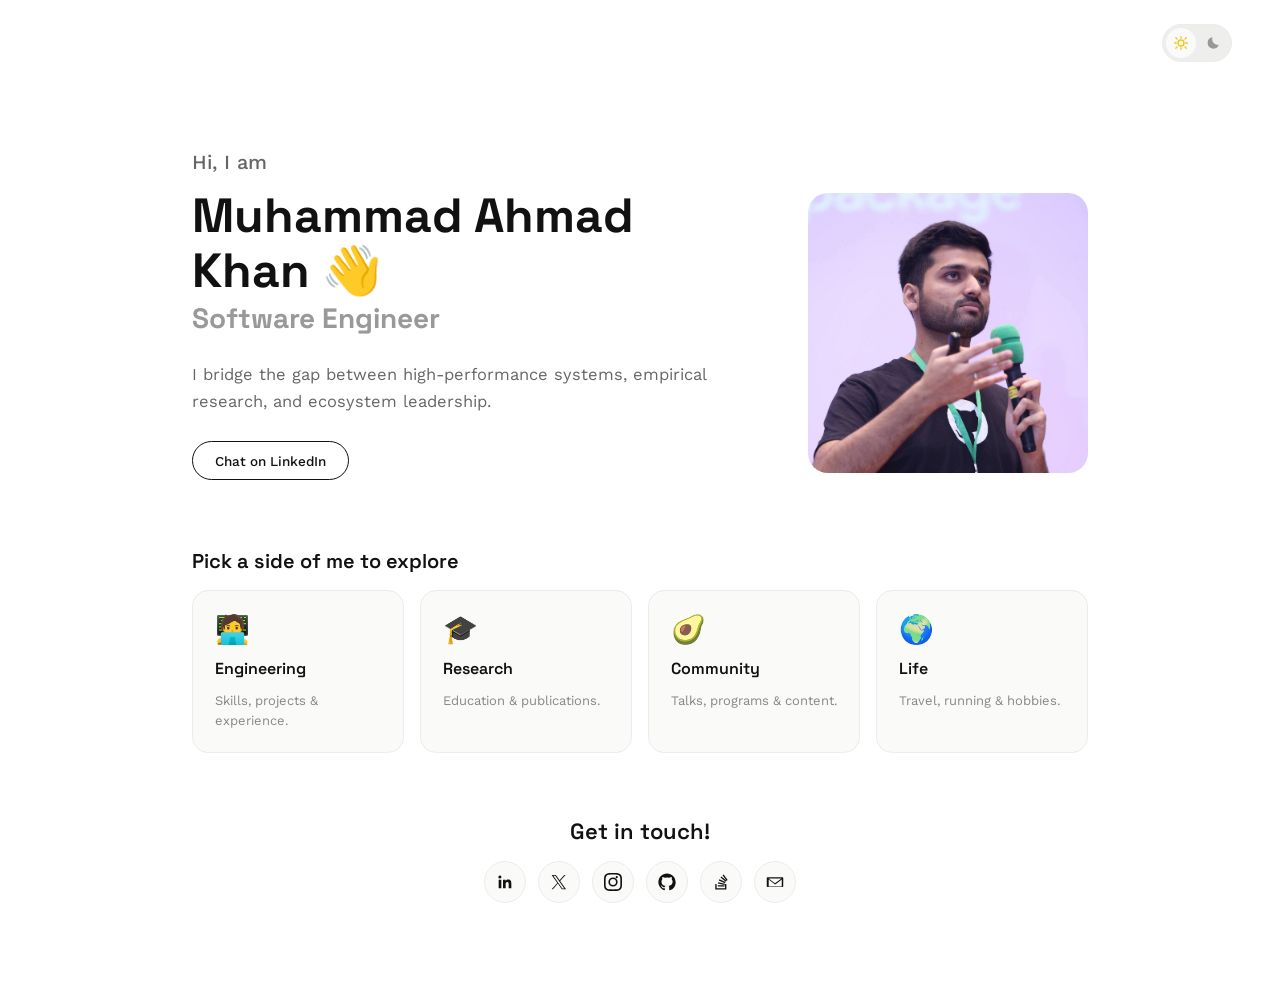
<file: index.html>
<!DOCTYPE html>
<html lang="en">

<head>
    <meta charset="utf-8">
    <meta name="viewport" content="width=device-width, initial-scale=1">
    <title>Muhammad Ahmad Khan</title>
    <link rel="preconnect" href="https://fonts.googleapis.com">
    <link href="https://fonts.googleapis.com/css2?family=Space+Grotesk:wght@500;600;700&family=Work+Sans:wght@400;500;600&display=swap" rel="stylesheet">
    <link rel="stylesheet" type="text/css" href="style.css">
    <script>
      // Restore the real path after 404.html redirected here (see 404.html for why).
      (function () {
        var params = new URLSearchParams(location.search);
        var redirect = params.get('redirect');
        if (redirect) {
          history.replaceState(null, '', redirect);
        }
      })();

      // Apply the saved/OS theme before first paint to avoid a flash of the wrong theme.
      (function () {
        var saved = localStorage.getItem('theme');
        if (saved === 'light' || saved === 'dark') {
          document.documentElement.setAttribute('data-theme', saved);
        }
      })();
    </script>
</head>

<body>
    <div class="page" style="min-height: 100vh; display: flex; flex-direction: column;">

        <nav class="topnav">
            <button id="brandBtn" class="brand-btn invisible"></button>
            <div class="nav-right">
                <div id="navLinks" class="nav-links invisible">
                    <button id="overviewBtn" class="jump-link">‹ Home</button>
                    <!-- jump links injected here -->
                </div>
                <div id="themeToggle" class="theme-toggle" role="radiogroup" aria-label="Theme">
                    <button type="button" class="theme-toggle-option" data-theme-choice="light" role="radio" aria-label="Light theme">
                        <svg class="theme-icon" viewBox="0 0 24 24" fill="none" stroke="currentColor" stroke-width="2" stroke-linecap="round" stroke-linejoin="round" aria-hidden="true">
                            <circle cx="12" cy="12" r="4.5"></circle>
                            <path d="M12 2.5v2.5M12 19v2.5M4.2 4.2l1.8 1.8M18 18l1.8 1.8M2.5 12H5M19 12h2.5M4.2 19.8l1.8-1.8M18 6l1.8-1.8"></path>
                        </svg>
                    </button>
                    <button type="button" class="theme-toggle-option" data-theme-choice="dark" role="radio" aria-label="Dark theme">
                        <svg class="theme-icon" viewBox="0 0 24 24" fill="currentColor" aria-hidden="true">
                            <path d="M20.5 14.7a8.5 8.5 0 1 1-9.2-11.2 8.5 8.5 0 0 0 9.2 11.2Z"></path>
                        </svg>
                    </button>
                </div>
            </div>
        </nav>

        <main id="app" class="page-section"></main>

        <footer id="siteFooter" class="site-footer">
            <span class="footer-label">Get in touch</span>
            <div id="socialRowFooter" class="social-row social-row-small"></div>
        </footer>
    </div>

    <script src="app.js"></script>
</body>

</html>
</file>
<file: style.css>
:root {
    --bg: #ffffff;
    --bg-raised: #fafaf9;
    --bg-subtle: #f8f8f7;
    --bg-chip: #f3f3f1;
    --bg-thumb: #eeeeec;
    --border: #ececec;
    --border-subtle: #ececea;
    --text: #111111;
    --text-secondary: #666666;
    --text-muted: #999999;
    --text-faint: #888888;
    --accent: #111111;
    --accent-text: #ffffff;
    --selection-bg: #111111;
    --selection-text: #ffffff;
}

:root[data-theme="dark"] {
    --bg: #121212;
    --bg-raised: #1c1c1e;
    --bg-subtle: #1a1a1a;
    --bg-chip: #232323;
    --bg-thumb: #2a2a2a;
    --border: #2e2e2e;
    --border-subtle: #2a2a2a;
    --text: #f2f2f2;
    --text-secondary: #b0b0b0;
    --text-muted: #8a8a8a;
    --text-faint: #999999;
    --accent: #f2f2f2;
    --accent-text: #121212;
    --selection-bg: #f2f2f2;
    --selection-text: #121212;
}

@media (prefers-color-scheme: dark) {
    :root:not([data-theme="light"]) {
        --bg: #121212;
        --bg-raised: #1c1c1e;
        --bg-subtle: #1a1a1a;
        --bg-chip: #232323;
        --bg-thumb: #2a2a2a;
        --border: #2e2e2e;
        --border-subtle: #2a2a2a;
        --text: #f2f2f2;
        --text-secondary: #b0b0b0;
        --text-muted: #8a8a8a;
        --text-faint: #999999;
        --accent: #f2f2f2;
        --accent-text: #121212;
        --selection-bg: #f2f2f2;
        --selection-text: #121212;
    }
}

* {
    box-sizing: border-box;
}

html,
body {
    margin: 0;
    background: var(--bg);
    font-family: 'Work Sans', sans-serif;
    color: var(--text);
    transition: background-color 0.2s, color 0.2s;
}

a {
    color: var(--text);
}

::selection {
    background: var(--selection-bg);
    color: var(--selection-text);
}

.hidden {
    display: none !important;
}

.invisible {
    visibility: hidden !important;
}

/* NAV */
.topnav {
    display: flex;
    align-items: center;
    justify-content: space-between;
    padding: 24px 48px;
    flex-wrap: wrap;
    gap: 14px;
}

.brand-btn {
    border: none;
    background: none;
    cursor: pointer;
    font: 700 16px 'Space Grotesk', sans-serif;
    color: var(--text);
    padding: 0;
}

.nav-right {
    display: flex;
    align-items: center;
    gap: 18px;
    flex-wrap: wrap;
}

.nav-links {
    display: flex;
    align-items: center;
    gap: 18px;
    flex-wrap: wrap;
}

.jump-link {
    border: none;
    background: none;
    cursor: pointer;
    font: 500 13.5px 'Work Sans', sans-serif;
    color: var(--text-muted);
    padding: 0;
}

.jump-link.active {
    color: var(--text);
}

.theme-toggle {
    flex-shrink: 0;
    display: flex;
    align-items: center;
    gap: 2px;
    padding: 3px;
    border-radius: 100px;
    background: var(--bg-thumb);
    border: 1px solid var(--border);
}

.theme-toggle-option {
    width: 30px;
    height: 30px;
    border-radius: 50%;
    border: none;
    background: none;
    color: var(--text-muted);
    display: flex;
    align-items: center;
    justify-content: center;
    cursor: pointer;
    transition: background 0.15s, color 0.15s;
}

.theme-toggle-option:hover {
    color: var(--text);
}

.theme-icon {
    width: 16px;
    height: 16px;
}

:root:not([data-theme="dark"]) .theme-toggle-option[data-theme-choice="light"] {
    background: var(--bg-raised);
    color: #f5c518;
}

:root[data-theme="dark"] .theme-toggle-option[data-theme-choice="dark"] {
    background: var(--bg-raised);
    color: #ffffff;
}

@media (prefers-color-scheme: dark) {
    :root:not([data-theme="light"]):not([data-theme="dark"]) .theme-toggle-option[data-theme-choice="light"] {
        background: none;
        color: var(--text-muted);
    }

    :root:not([data-theme="light"]):not([data-theme="dark"]) .theme-toggle-option[data-theme-choice="dark"] {
        background: var(--bg-raised);
        color: #ffffff;
    }
}

/* LANDING / HERO */
.page-section {
    display: flex;
    flex-direction: column;
    flex: 1;
}

.page-section.is-landing {
    justify-content: center;
}

.hero {
    padding: 64px 0;
    width: 100%;
    position: relative;
    overflow: hidden;
    flex-shrink: 0;
    display: flex;
    flex-direction: column;
    justify-content: center;
}

.hero-content {
    position: relative;
    z-index: 1;
    max-width: 70vw;
    width: 100%;
    margin: 0 auto;
}

.hero-top {
    display: flex;
    align-items: center;
    gap: 48px;
}

.hero-copy {
    flex: 1;
    min-width: 320px;
}

.hero-greeting {
    font: 500 20px 'Work Sans', sans-serif;
    color: var(--text-secondary);
    margin-bottom: 14px;
}

.hero-name {
    font: 700 48px/1.15 'Space Grotesk', sans-serif;
    color: var(--text);
    margin: 0 0 4px;
}

.hero-title {
    font: 700 28px/1.2 'Space Grotesk', sans-serif;
    color: var(--text-muted);
    margin: 0 0 26px;
}

.role-rotator {
    position: relative;
    overflow: hidden;
    height: 34px;
}

.role-rotator-item {
    position: absolute;
    top: 0;
    left: 0;
    display: block;
    width: 100%;
    opacity: 0;
    transform: translateY(100%);
    transition: transform 0.5s ease, opacity 0.5s ease;
}

.role-rotator-item.is-active {
    opacity: 1;
    transform: translateY(0);
}

.role-rotator-item.is-exiting {
    opacity: 0;
    transform: translateY(-100%);
}

.hero-desc {
    font: 400 16.5px/1.6 'Work Sans', sans-serif;
    color: var(--text-secondary);
    max-width: 560px;
    margin: 26px 0;
}

.hero-avatar {
    width: 280px;
    height: 280px;
    flex-shrink: 0;
    border-radius: 20px;
    object-fit: cover;
}

.persona-heading {
    font: 600 20px 'Space Grotesk', sans-serif;
    color: var(--text);
    margin: 32px 0 16px;
}

.persona-grid {
    display: grid;
    grid-template-columns: repeat(4, 1fr);
    gap: 16px;
    margin-bottom: 64px;
}

.persona-card {
    text-align: left;
    border: 1px solid var(--border);
    background: var(--bg-raised);
    border-radius: 16px;
    padding: 22px;
    cursor: pointer;
    display: flex;
    flex-direction: column;
    gap: 12px;
    transition: border-color 0.15s;
    font-family: 'Work Sans', sans-serif;
}

.persona-card:hover {
    border-color: var(--text);
}

.persona-emoji {
    font-size: 28px;
}

.persona-label {
    font: 600 16px 'Space Grotesk', sans-serif;
    color: var(--text);
}

.persona-tagline {
    font: 400 13px 'Work Sans', sans-serif;
    color: var(--text-faint);
    line-height: 1.5;
}

.contact-block {
    text-align: center;
    margin: 32px 0;
}

.contact-heading {
    font: 600 22px 'Space Grotesk', sans-serif;
    margin: 0 0 16px;
}

.contact-block .social-row {
    margin-bottom: 0;
}

.social-row {
    display: flex;
    align-items: center;
    justify-content: center;
    flex-wrap: wrap;
    gap: 12px;
    margin-bottom: 20px;
}

.social-icon {
    width: 42px;
    height: 42px;
    border-radius: 50%;
    background: var(--bg-raised);
    border: 1px solid var(--border);
    display: flex;
    align-items: center;
    justify-content: center;
    color: var(--text);
    text-decoration: none;
    transition: border-color 0.15s, background 0.15s;
}

.social-icon:hover {
    border-color: var(--text);
    background: var(--bg-chip);
}

.social-icon svg {
    width: 18px;
    height: 18px;
}

.social-row-small .social-icon {
    width: 30px;
    height: 30px;
}

.social-row-small .social-icon svg {
    width: 14px;
    height: 14px;
}

.email-btn {
    display: inline-block;
    text-decoration: none;
    font: 500 14px 'Work Sans', sans-serif;
    color: var(--accent-text);
    background: var(--text);
    border-radius: 100px;
    padding: 13px 26px;
}

/* CONTENT SECTIONS */
.content-section {
    max-width: 70vw;
    margin: 0 auto;
    width: 100%;
    padding: 24px 0 96px;
}

.section-title {
    font: 600 30px 'Space Grotesk', sans-serif;
    margin: 0 0 6px;
}

.section-desc {
    font-size: 15.5px;
    color: var(--text-secondary);
    margin: 0 0 44px;
    max-width: 620px;
    line-height: 1.6;
}

.hero-cta-row {
    display: flex;
    flex-wrap: wrap;
    align-items: center;
    gap: 12px;
    margin: 0 0 36px;
}

.cta-btn {
    display: inline-block;
    font: 500 13.5px 'Work Sans', sans-serif;
    color: var(--accent-text);
    background: var(--text);
    border: 1.5px solid var(--text);
    border-radius: 100px;
    padding: 10.5px 22px;
    text-decoration: none;
}

.cta-btn-outline {
    color: var(--text);
    background: none;
}

.subhead {
    font: 600 15px 'Work Sans', sans-serif;
    margin: 0 0 16px;
    color: var(--text);
    text-transform: uppercase;
    letter-spacing: 0.02em;
}

.chip-row {
    display: flex;
    flex-wrap: wrap;
    gap: 10px;
    margin-bottom: 44px;
}

.chip {
    background: var(--bg-chip);
    padding: 9px 16px;
    border-radius: 100px;
    font-size: 13.5px;
    color: var(--text);
}

.chip-btn {
    background: var(--bg-chip);
    padding: 9px 16px;
    border-radius: 100px;
    font-size: 13.5px;
    color: var(--text);
    cursor: pointer;
    border: 1px solid var(--border);
    font-family: 'Work Sans', sans-serif;
}

.chip-btn.active {
    border-color: var(--text);
}

/* ACCORDIONS */
.accordion-list {
    display: flex;
    flex-direction: column;
    gap: 8px;
    margin-bottom: 44px;
}

.accordion-item {
    border: 1px solid var(--border);
    border-radius: 14px;
    overflow: hidden;
}

.accordion-header {
    width: 100%;
    display: flex;
    justify-content: space-between;
    align-items: center;
    padding: 16px 18px;
    border: none;
    background: var(--accent-text);
    cursor: pointer;
    text-align: left;
    font-family: 'Work Sans', sans-serif;
}

.accordion-role {
    font-size: 14.5px;
    font-weight: 500;
    color: var(--text);
}

.accordion-org {
    font-size: 13.5px;
    color: var(--text-faint);
}

.accordion-org-link {
    text-decoration: none;
}

.accordion-org-link:hover {
    text-decoration: underline;
}

.accordion-meta {
    display: flex;
    align-items: center;
    gap: 14px;
}

.accordion-period {
    font-size: 13px;
    color: var(--text-muted);
}

.accordion-chevron {
    font-size: 15px;
    color: var(--text-muted);
    display: inline-flex;
    align-items: center;
    justify-content: center;
    width: 16px;
    height: 16px;
    transition: transform 0.15s;
    transform: rotate(180deg);
}

.accordion-item.open .accordion-chevron {
    transform: rotate(0deg);
}

.accordion-body {
    padding: 16px 18px 18px;
    background: var(--bg-raised);
}

.accordion-body p {
    margin: 0;
    font-size: 13.5px;
    color: var(--text-secondary);
    line-height: 1.6;
    white-space: pre-line;
}

/* PROJECTS */
.carousel {
    position: relative;
    display: flex;
    align-items: center;
    gap: 8px;
}

.project-list {
    display: grid;
    grid-auto-flow: column;
    grid-auto-columns: calc((100% - 2 * 14px) / 3);
    gap: 14px;
    overflow-x: auto;
    scroll-snap-type: x mandatory;
    padding-bottom: 4px;
}

.project-list::-webkit-scrollbar {
    display: none;
}

.carousel-track {
    scrollbar-width: none;
    flex: 1;
    min-width: 0;
}

.carousel-nav {
    flex-shrink: 0;
    width: 36px;
    height: 36px;
    border-radius: 50%;
    border: 1.5px solid var(--border);
    background: var(--bg-raised);
    color: var(--text);
    font-size: 18px;
    cursor: pointer;
    display: flex;
    align-items: center;
    justify-content: center;
}

.carousel-nav:hover {
    border-color: var(--text);
}

.carousel-nav:disabled {
    opacity: 0.35;
    cursor: default;
}

.carousel-single-page .carousel-nav {
    display: none;
}

.project-card {
    display: flex;
    flex-direction: column;
    gap: 16px;
    background: var(--bg-subtle);
    border-radius: 14px;
    padding: 20px;
    align-items: flex-start;
    scroll-snap-align: start;
}

.project-thumb {
    flex-shrink: 0;
    border-radius: 10px;
    width: 100%;
    aspect-ratio: 1;
    object-fit: cover;
}

.project-title {
    margin: 0 0 4px;
    font: 600 15.5px 'Work Sans', sans-serif;
}

.project-desc {
    margin: 0;
    font-size: 13.5px;
    color: var(--text-secondary);
    line-height: 1.5;
}

/* PUBLICATIONS */
.pub-grid {
    display: grid;
    grid-template-columns: 1fr 1fr;
    gap: 16px;
    margin-bottom: 44px;
}

.pub-card {
    background: var(--bg-subtle);
    border-radius: 16px;
    padding: 22px;
    display: flex;
    flex-direction: column;
    gap: 14px;
}

.pub-title {
    margin: 0 0 8px;
    font: 600 15.5px 'Work Sans', sans-serif;
}

.pub-summary {
    margin: 0;
    font-size: 13.5px;
    color: var(--text-secondary);
    line-height: 1.55;
}

.pub-footer {
    margin-top: auto;
    display: flex;
    align-items: center;
    justify-content: space-between;
    gap: 12px;
    padding-top: 8px;
    border-top: 1px solid var(--border-subtle);
}

.pub-venue {
    font-size: 12.5px;
    color: var(--text-faint);
}

.pub-date::before {
    content: " · ";
}

.pub-authors {
    margin: 0 0 8px;
    font-size: 13px;
    color: var(--text-muted);
}

.pub-authors:empty {
    display: none;
}

.pub-link {
    flex-shrink: 0;
    font: 500 13px 'Work Sans', sans-serif;
    color: var(--accent-text);
    background: var(--text);
    border-radius: 100px;
    padding: 9px 16px;
    text-decoration: none;
    white-space: nowrap;
}

/* RESEARCH PROJECTS */
.research-project-list {
    display: flex;
    flex-direction: column;
    gap: 12px;
    margin-bottom: 44px;
}

.research-project-card {
    background: var(--bg-subtle);
    border-radius: 14px;
    padding: 16px 20px;
    display: flex;
    justify-content: space-between;
    align-items: center;
    gap: 16px;
}

.research-project-title {
    margin: 0 0 4px;
    font: 600 14.5px 'Work Sans', sans-serif;
}

.research-project-desc {
    margin: 0;
    font-size: 13px;
    color: var(--text-secondary);
}

.research-project-date {
    font-size: 12.5px;
    font-weight: 500;
    color: var(--text-faint);
}

.research-project-date:empty {
    display: none;
}

.research-project-date::before {
    content: " · ";
}

.status-badge {
    flex-shrink: 0;
    font-size: 12px;
    color: var(--text-muted);
    background: var(--border-subtle);
    padding: 5px 12px;
    border-radius: 100px;
    white-space: nowrap;
}

/* TALKS */
.talk-list {
    display: grid;
    grid-template-columns: repeat(2, 1fr);
    gap: 14px;
    margin-bottom: 44px;
}

.talk-card {
    display: flex;
    gap: 18px;
    background: var(--bg-subtle);
    border-radius: 14px;
    padding: 16px;
    align-items: center;
}

.talk-thumb {
    width: 96px;
    height: 72px;
    border-radius: 10px;
    flex-shrink: 0;
    background: var(--bg-thumb);
}

.talk-title {
    margin: 0 0 4px;
    font: 600 15px 'Work Sans', sans-serif;
}

.talk-venue {
    margin: 0;
    font-size: 13px;
    color: var(--text-faint);
}

.talk-desc {
    margin: 8px 0 0;
    font-size: 13.5px;
    color: var(--text-secondary);
    line-height: 1.6;
    white-space: pre-line;
}

.talk-list-big {
    display: grid;
    grid-auto-flow: column;
    grid-auto-columns: calc((100% - 2 * 14px) / 3);
    gap: 14px;
    overflow-x: auto;
    scroll-snap-type: x mandatory;
    padding-bottom: 4px;
    margin-bottom: 44px;
}

.talk-list-big::-webkit-scrollbar {
    display: none;
}

.talk-card-big {
    display: flex;
    flex-direction: column;
    gap: 16px;
    background: var(--bg-subtle);
    border-radius: 14px;
    padding: 20px;
    scroll-snap-align: start;
}

.talk-thumb-big {
    width: 100%;
    aspect-ratio: 16 / 10;
    border-radius: 10px;
    background: var(--bg-thumb);
    object-fit: cover;
    display: block;
}

.talk-card-big .talk-title {
    font-size: 16.5px;
}

.talk-card-big .talk-venue {
    font-size: 13.5px;
}

.talk-date {
    margin: 2px 0 0;
    font-size: 13.5px;
    color: var(--text-faint);
}

.talk-tags {
    display: flex;
    flex-wrap: wrap;
    gap: 8px;
    margin-top: 10px;
}

.talk-tag {
    padding: 5px 12px;
    font-size: 12px;
}

/* PROGRAMS LED */
.program-card {
    display: flex;
    flex-direction: column;
    gap: 14px;
    background: var(--bg-subtle);
    border-radius: 14px;
    padding: 16px;
    align-items: flex-start;
}

.program-row {
    display: flex;
    gap: 14px;
    width: 100%;
}

.program-thumb {
    width: 108px;
    height: 108px;
    border-radius: 10px;
    flex-shrink: 0;
    background: var(--bg-thumb);
    object-fit: cover;
    display: block;
}

.program-body {
    flex: 1;
    min-width: 0;
}

.program-title-link {
    color: inherit;
    text-decoration: none;
}

.program-title-link:hover {
    text-decoration: underline;
}

/* MEDIA GRID (blogs/videos) */
.label-row {
    margin-bottom: 8px;
    font: 500 13px 'Work Sans', sans-serif;
    color: var(--text-muted);
    text-transform: uppercase;
    letter-spacing: 0.02em;
}

.media-grid {
    display: grid;
    grid-auto-flow: column;
    grid-auto-columns: 320px;
    gap: 14px;
    overflow-x: auto;
    scroll-snap-type: x mandatory;
    padding-bottom: 4px;
    margin-bottom: 24px;
}

.media-grid::-webkit-scrollbar {
    display: none;
}

.media-card-big {
    background: var(--bg-subtle);
    border-radius: 14px;
    overflow: hidden;
    scroll-snap-align: start;
    aspect-ratio: 16 / 9;
    display: flex;
    flex-direction: column;
}

.media-thumb-big {
    width: 100%;
    flex: 1;
    min-height: 0;
    background: var(--bg-thumb);
    object-fit: cover;
    display: block;
}

.media-body {
    padding: 10px 12px;
    min-height: 0;
}

.media-title {
    margin: 0 0 3px;
    font: 600 13px 'Work Sans', sans-serif;
}

.media-desc {
    margin: 0;
    font-size: 11.5px;
    color: var(--text-secondary);
    line-height: 1.4;
    display: -webkit-box;
    -webkit-line-clamp: 2;
    -webkit-box-orient: vertical;
    overflow: hidden;
}

/* PERSONAL / INSTAGRAM */
.ig-header {
    display: flex;
    align-items: center;
    justify-content: space-between;
    margin-bottom: 16px;
}

.ig-follow {
    font: 500 13.5px 'Work Sans', sans-serif;
    color: var(--text);
    text-decoration: none;
}

.ig-frame {
    border: 1px solid var(--border);
    border-radius: 16px;
    padding: 20px;
    margin-bottom: 12px;
}

.ig-grid {
    display: grid;
    grid-template-columns: repeat(3, 1fr);
    gap: 12px;
}

.ig-photo {
    display: block;
    width: 100%;
    aspect-ratio: 1;
    border-radius: 14px;
    background: var(--bg-raised);
    border: 1px solid var(--border);
    overflow: hidden;
}

.ig-photo-svg {
    width: 100%;
    height: 100%;
    display: block;
    object-fit: cover;
}

.ig-note {
    font-size: 12.5px;
    color: var(--text-muted);
    margin: 0;
}

/* FOOTER */
.site-footer {
    text-align: center;
    padding: 20px 48px;
    font-size: 12.5px;
    color: var(--text-muted);
    border-top: 1px solid var(--border);
    flex-shrink: 0;
    display: flex;
    flex-direction: column;
    align-items: center;
    gap: 10px;
}

.footer-label {
    font: 500 13px 'Work Sans', sans-serif;
    color: var(--text-secondary);
}

/* RESPONSIVE */
@media (max-width: 720px) {

    .topnav,
    .content-section,
    .hero {
        padding-left: 24px;
        padding-right: 24px;
    }

    .hero {
        padding-top: 32px;
        padding-bottom: 32px;
        justify-content: flex-start;
    }

    .hero-top {
        flex-direction: column;
        align-items: flex-start;
    }

    .hero-avatar {
        width: 200px;
        height: 200px;
    }

    .persona-grid {
        grid-template-columns: repeat(2, 1fr);
    }

    .pub-grid,
    .talk-list {
        grid-template-columns: 1fr;
    }

    .project-list,
    .talk-list-big {
        grid-auto-columns: 100%;
    }

    .content-section,
    .hero-content {
        max-width: 100%;
    }

    .hero-name {
        font-size: 36px;
    }

    .hero-title {
        font-size: 22px;
    }
}
</file>
